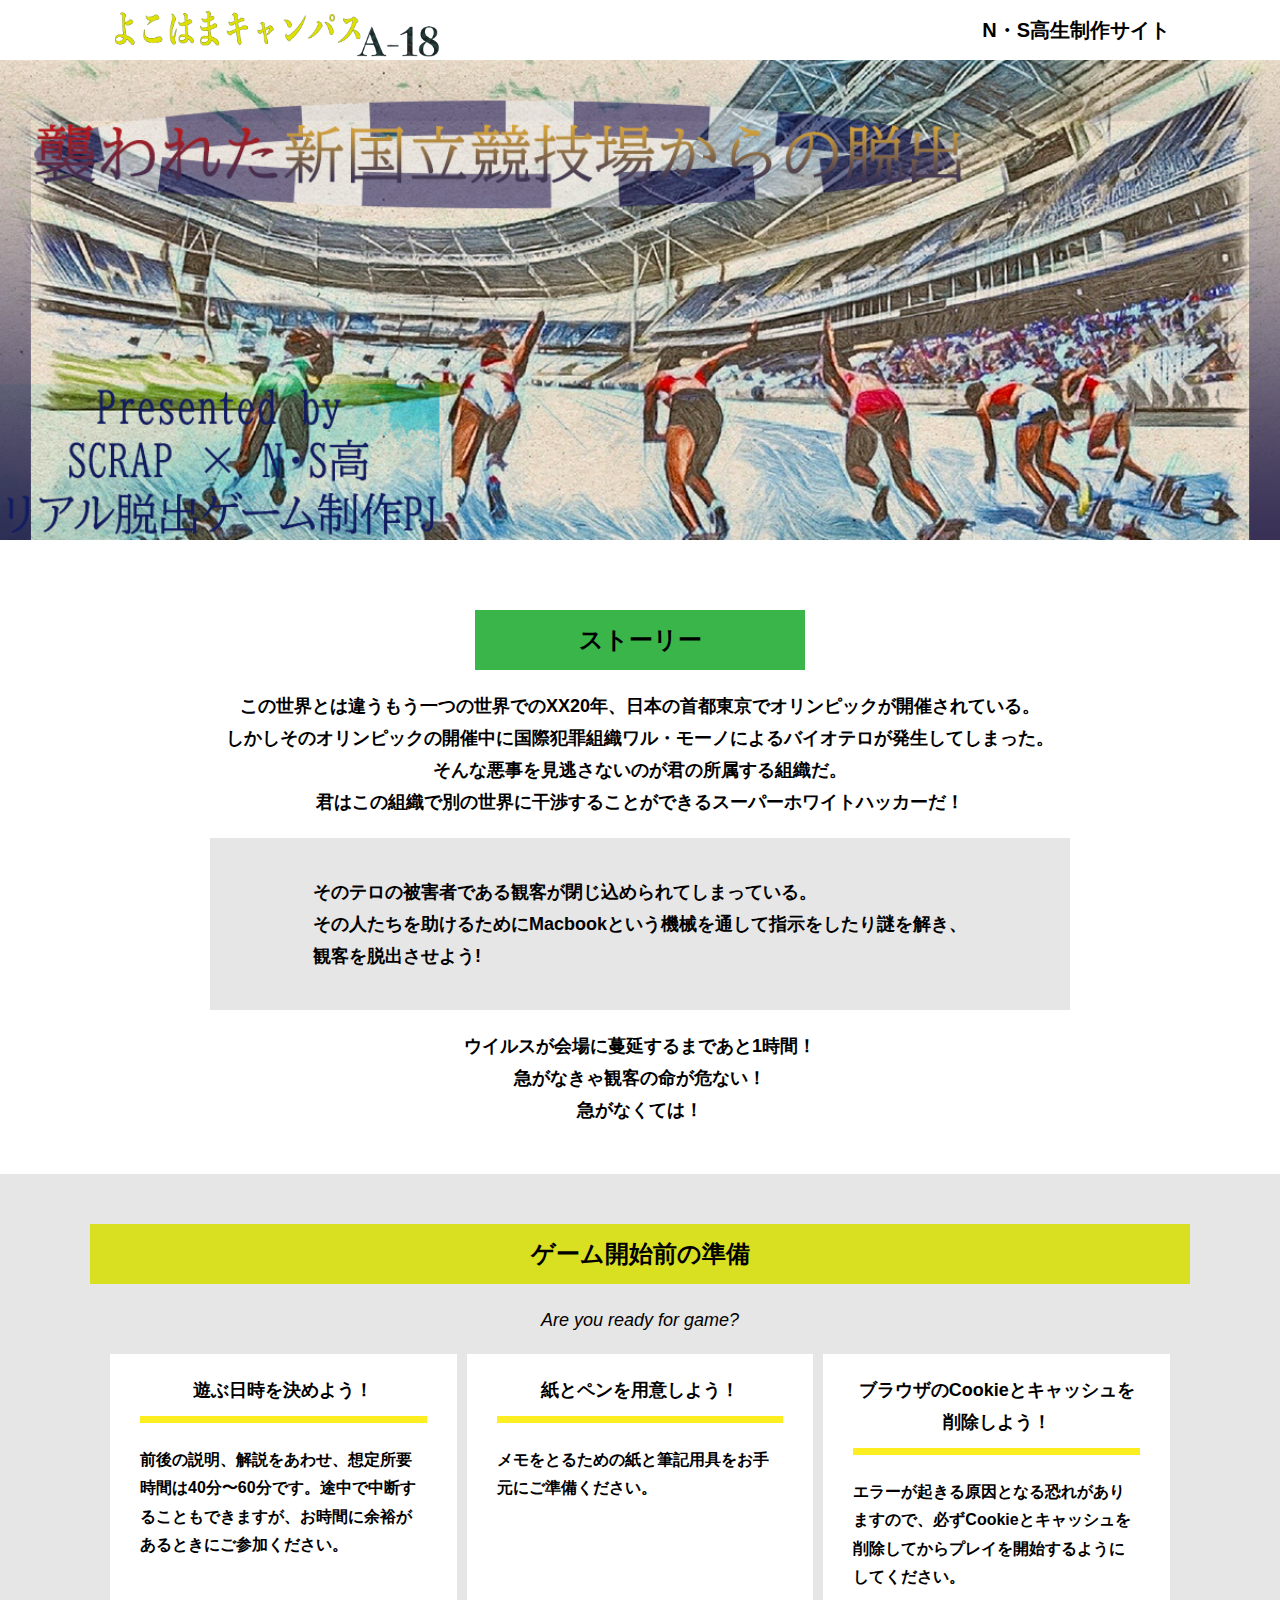
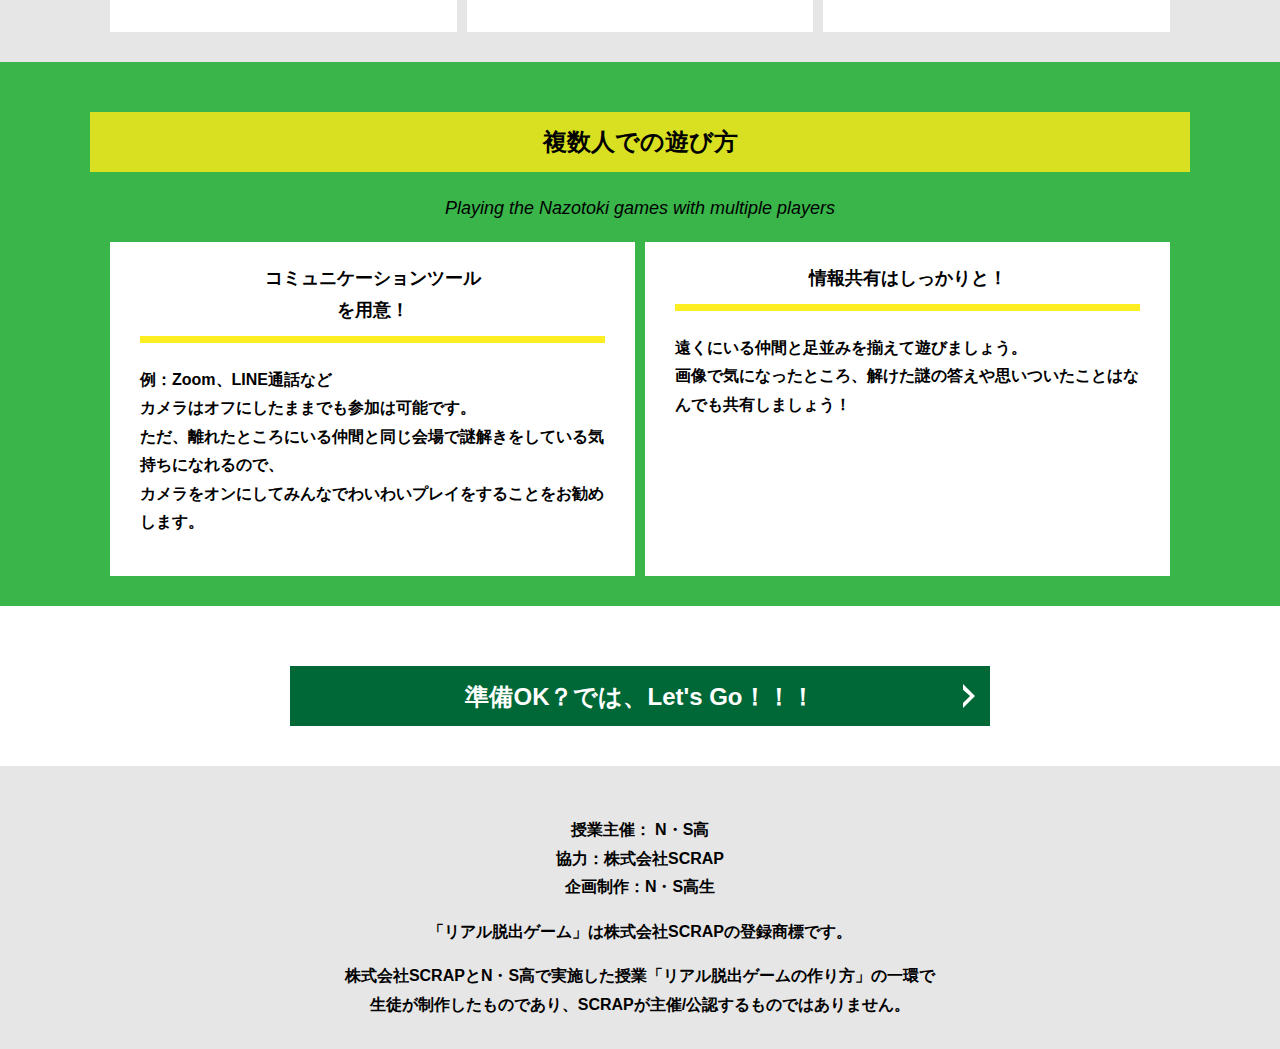
<file: index.html>
<!DOCTYPE html>
<html lang="ja">
<head>
  <meta charset="UTF-8">
  <meta http-equiv="X-UA-Compatible" content="IE=edge">
  <meta name="viewport" content="width=device-width, initial-scale=1.0">
  <title>襲われた新国立競技場からの脱出 │ Project N</title>
  <link rel="stylesheet" href="assets/css/normalize.css">
  <link rel="stylesheet" href="assets/css/style.css">
  <link rel="icon" type="image/ico" href="assets/images/favicon.ico">
</head>
<body>
  <svg width="0" height="0" class="hidden">
    <symbol xmlns="http://www.w3.org/2000/svg" viewBox="0 0 12.47 24.94" id="arrow" class="arrow_svg">
      <title>arrow</title>
      <polygon points="0 24.94 0 19.66 7.35 12.47 0 5.92 0 0 12.47 12.47 0 24.94"/>
    </symbol>
  </svg>
  <header class="header">
    <div class="container">
      <div class="header__logo"><img src="assets/images/logo.png" alt="チームロゴ"></div>
      <div class="header__name">N・S高生制作サイト</div>
    </div>
  </header>
  <main class="main index-page">
    <!-- タイトルエリア　ここから -->
    <h1 class="main-title"><img src="image/visual.jpg" alt="Presented by SCRAP×N・S高リアル脱出ゲーム制作PJ 封鎖された家庭科室からの脱出"></h1>
    <!-- タイトルエリア　ここまで -->
    <section class="section section--story">
      <div class="container">
        <h2 class="section-title section-title--keycolor section-title--story">ストーリー</h2>
        <div class="story">
          <p class="text-center">この世界とは違うもう一つの世界でのXX20年、日本の首都東京でオリンピックが開催されている。<br>
            しかしそのオリンピックの開催中に国際犯罪組織ワル・モーノによるバイオテロが発生してしまった。<br>
            そんな悪事を見逃さないのが君の所属する組織だ。<br>君はこの組織で別の世界に干渉することができるスーパーホワイトハッカーだ！</p>
          <div class="story__note__outer bg-color--gray">
              <p>
              そのテロの被害者である観客が閉じ込められてしまっている。<br>
              その人たちを助けるためにMacbookという機械を通して指示をしたり謎を解き、<br>
              観客を脱出させよう!</p>
          </div>
          <p class="text-center">ウイルスが会場に蔓延するまであと1時間！<br>急がなきゃ観客の命が危ない！<br>
            急がなくては！</p>
        </div>
      </div>
    </section>
    <section class="section bg-color--gray">
      <div class="container">
        <h2 class="section-title">ゲーム開始前の準備</h2>
        <p class="font-eng text-center">Are you ready for game?</p>
        <!--
          class名"row"内のclass名"column"が横並びになります。
          改行する場合は以下のように追加してください。
          <div class="row">
            <div class="column">
              ～ 内容 ～
            </div>
          </div>
        -->
        <div class="row">
          <div class="column">
            <div class="card">
              <h3 class="card__title">遊ぶ日時を決めよう！</h3>
              <p class="card__content">前後の説明、解説をあわせ、想定所要時間は40分〜60分です。途中で中断することもできますが、お時間に余裕があるときにご参加ください。</p>
            </div>
          </div>
          <div class="column">
            <div class="card">
              <h3 class="card__title">紙とペンを用意しよう！</h3>
              <p class="card__content">メモをとるための紙と筆記用具をお手元にご準備ください。</p>
            </div>
          </div>
          <div class="column">
            <div class="card">
              <h3 class="card__title">ブラウザのCookieとキャッシュを<br>削除しよう！</h3>
              <p class="card__content">エラーが起きる原因となる恐れがありますので、必ずCookieとキャッシュを削除してからプレイを開始するようにしてください。</p>
            </div>
          </div>
        </div>
      </div>
    </section>
    <section class="section bg-color--keycolor">
      <div class="container">
        <h2 class="section-title">複数人での遊び方</h2>
        <p class="font-eng text-center">Playing the Nazotoki games with multiple players</p>
        <div class="row">
          <div class="column">
            <div class="card">
              <h3 class="card__title">コミュニケーションツール<br>を用意！</h3>
              <p class="card__content">例：Zoom、LINE通話など<br>
                カメラはオフにしたままでも参加は可能です。<br>
                ただ、離れたところにいる仲間と同じ会場で謎解きをしている気持ちになれるので、<br>カメラをオンにしてみんなでわいわいプレイをすることをお勧めします。</p>
            </div>
          </div>
          <div class="column">
            <div class="card">
              <h3 class="card__title">情報共有はしっかりと！</h3>
              <p class="card__content">遠くにいる仲間と足並みを揃えて遊びましょう。<br>
                画像で気になったところ、解けた謎の答えや思いついたことはなんでも共有しましょう！</p>
            </div>
          </div>
          </div>
        </div>
      </div>
    </section>
    <section class="section">
      <div class="container">
        <a class="btn" href="main.html">準備OK？では、Let's Go！！！<svg class="btn__arrow"><use xlink:href="#arrow"></use></svg></a>
      </div>
    </section>
  </main>
  <footer class="footer section bg-color--gray">
    <div class="container">
      <p class="text-center">授業主催： N・S高<br>協力：株式会社SCRAP<br>企画制作：N・S高生</p>
      <p class="text-center">「リアル脱出ゲーム」は株式会社SCRAPの登録商標です。</p>
      <p class="text-center">株式会社SCRAPとN・S高で実施した授業「リアル脱出ゲームの作り方」の一環で<br>生徒が制作したものであり、SCRAPが主催/公認するものではありません。</p>
    </div>
  </footer>
</body>
</html>
</file>
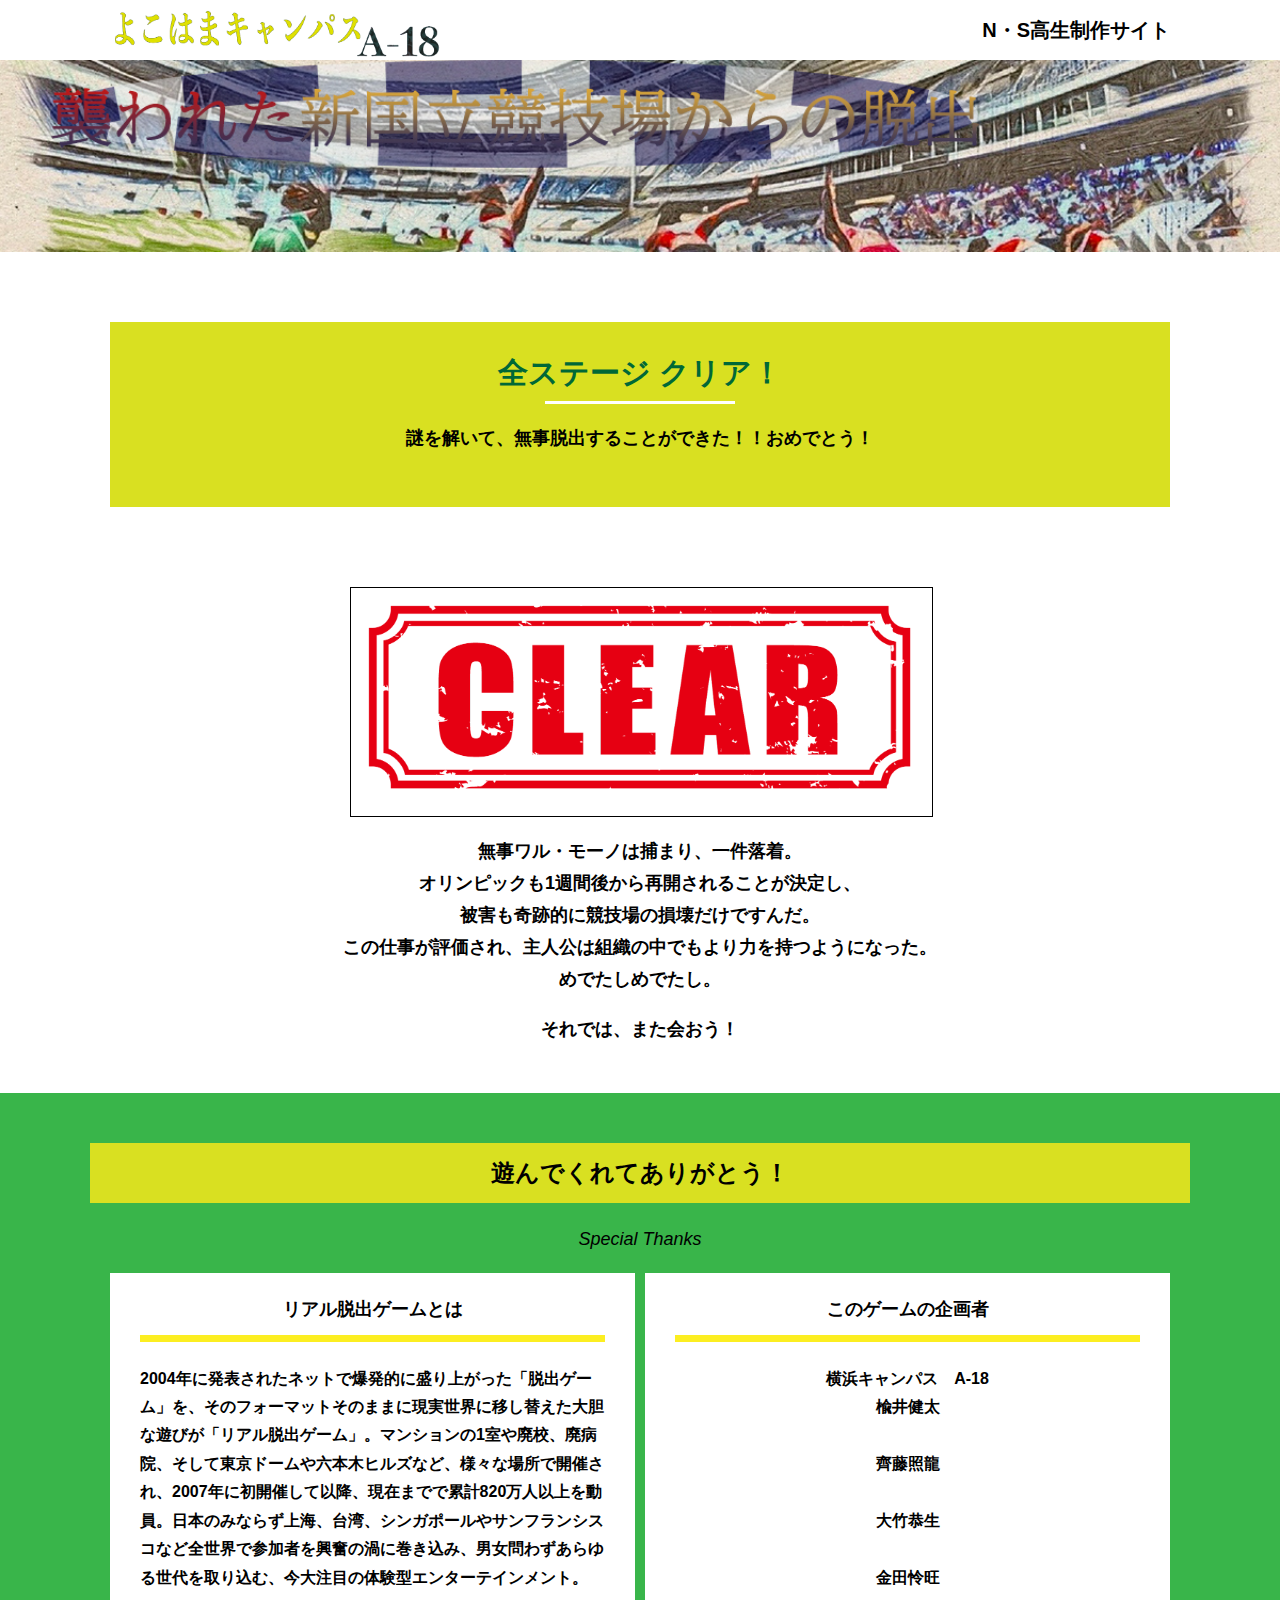
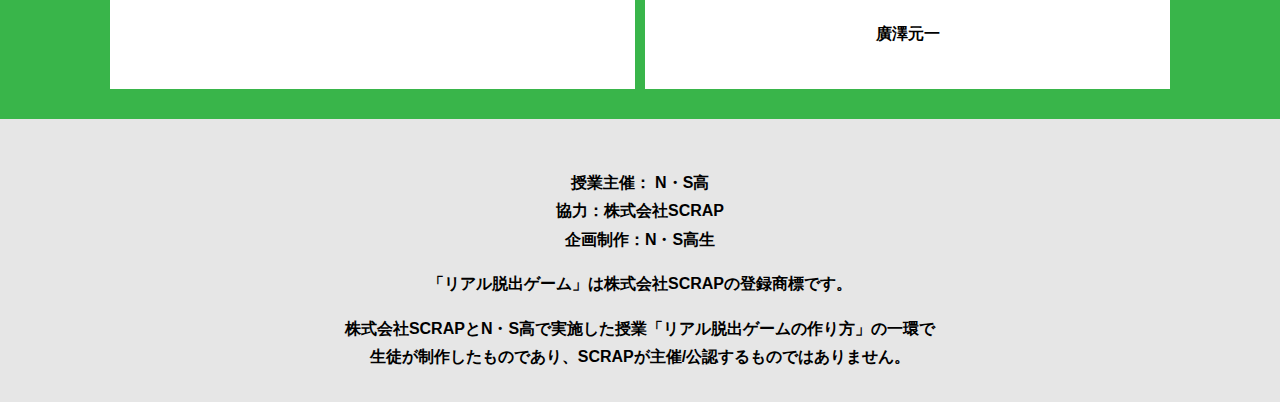
<file: final.html>
<!DOCTYPE html>
<html lang="ja">
<head>
  <meta charset="UTF-8">
  <meta http-equiv="X-UA-Compatible" content="IE=edge">
  <meta name="viewport" content="width=device-width, initial-scale=1.0">
  <title>襲われた新国立競技場からの脱出 │ Project N</title>
  <link rel="stylesheet" href="assets/css/normalize.css">
  <link rel="stylesheet" href="assets/css/style.css">
  <link rel="icon" type="image/ico" href="assets/images/favicon.ico">
</head>
<body>
  <header class="header">
    <div class="container">
      <div class="header__logo"><img src="assets/images/logo.png" alt="チームロゴ"></div>
      <div class="header__name">N・S高生制作サイト</div>
    </div>
  </header>
  <main class="main final-page">
    <!-- タイトルエリア　ここから -->
    <h1 class="main-title"><img src="image/header.jpg" alt=""></h1>
    <!-- タイトルエリア　ここまで -->
    <section class="section">
      <div class="container">
        <div class="box bg-color--subcolor">
          <h2 class="section-title--border">全ステージ クリア！</h2>
          <p class="text-center">謎を解いて、無事脱出することができた！！おめでとう！</p>
        </div>
      </div>
    </section>
    <section class="section">
      <div class="container">
          <figure class="image__container">
             <img src="image/cleared.png" alt="">
          </figure>

<!--  YouTube貼り付け
            <div class="youtube__container">
              <div class="youtube">
                <iframe width="560" height="315" src="https://www.youtube.com/embed/IRyJe-0Uie0?controls=0" title="YouTube video player" frameborder="0" allow="accelerometer; autoplay; clipboard-write; encrypted-media; gyroscope; picture-in-picture" allowfullscreen></iframe>
              </div>
            </div>
Youtube貼り付けここまで-->
         
      </div>
        <p class="text-center">無事ワル・モーノは捕まり、一件落着。<br>オリンピックも1週間後から再開されることが決定し、<br>被害も奇跡的に競技場の損壊だけですんだ。<br>
          この仕事が評価され、主人公は組織の中でもより力を持つようになった。<br>めでたしめでたし。</p>
        <p class="text-center">それでは、また会おう！</p>
      </div>
    </section>
    <section class="section bg-color--keycolor">
      <div class="container">
        <h2 class="section-title">遊んでくれてありがとう！</h2>
        <p class="font-eng text-center">Special Thanks</p>
        <div class="row">
          <div class="column">
            <div class="card">
              <h3 class="card__title">リアル脱出ゲームとは</h3>
              <p class="card__content">2004年に発表されたネットで爆発的に盛り上がった「脱出ゲーム」を、そのフォーマットそのままに現実世界に移し替えた大胆な遊びが「リアル脱出ゲーム」。マンションの1室や廃校、廃病院、そして東京ドームや六本木ヒルズなど、様々な場所で開催され、2007年に初開催して以降、現在までで累計820万人以上を動員。日本のみならず上海、台湾、シンガポールやサンフランシスコなど全世界で参加者を興奮の渦に巻き込み、男女問わずあらゆる世代を取り込む、今大注目の体験型エンターテインメント。</p>
            </div>
          </div>
          <div class="column">
            <div class="card">
              <h3 class="card__title">このゲームの企画者</h3>
              <center><p class="card__content">
                横浜キャンパス　A-18 <br>
                楡井健太<br><br>
                齊藤照龍<br><br>
                大竹恭生<br><br>
                金田怜旺<br><br>
                廣澤元一
              </p></center>
            </div>
          </div>
        </div>
      </div>
    </section>
  </main>
  <footer class="footer section bg-color--gray">
    <div class="container">
        <p class="text-center">授業主催： N・S高<br>協力：株式会社SCRAP<br>企画制作：N・S高生</p>
        <p class="text-center">「リアル脱出ゲーム」は株式会社SCRAPの登録商標です。</p>
        <p class="text-center">株式会社SCRAPとN・S高で実施した授業「リアル脱出ゲームの作り方」の一環で<br>生徒が制作したものであり、SCRAPが主催/公認するものではありません。</p>
    </div>
  </footer>
</body>
</html>
</file>
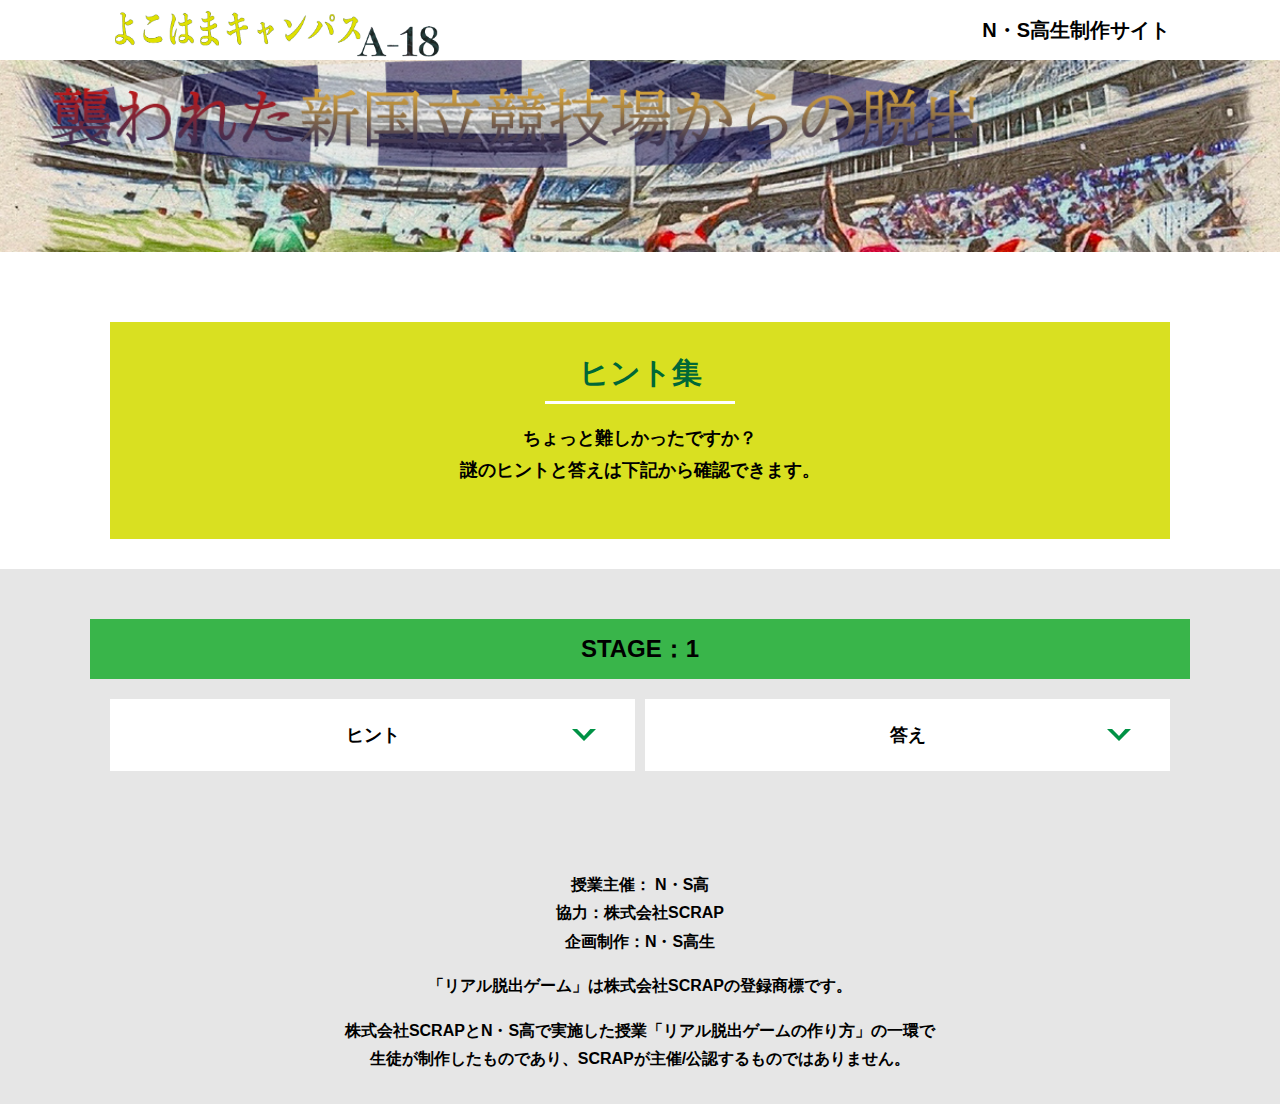
<file: hint1.html>
<!DOCTYPE html>
<html lang="ja">
<head>
  <meta charset="UTF-8">
  <meta http-equiv="X-UA-Compatible" content="IE=edge">
  <meta name="viewport" content="width=device-width, initial-scale=1.0">
  <title>ヒント │ 襲われた新国立競技場からの脱出 │ Project N</title>
  <link rel="stylesheet" href="assets/css/normalize.css">
  <link rel="stylesheet" href="assets/css/style.css">
  <link rel="icon" type="image/ico" href="assets/images/favicon.ico">
</head>
<body>
  <svg width="0" height="0" class="hidden">
    <symbol xmlns="http://www.w3.org/2000/svg" viewBox="0 0 12.47 24.94" id="arrow" class="arrow_svg">
      <title>arrow</title>
      <polygon points="0 24.94 0 19.66 7.35 12.47 0 5.92 0 0 12.47 12.47 0 24.94"/>
    </symbol>
  </svg>
  <header class="header">
    <div class="container">
      <div class="header__logo"><img src="assets/images/logo.png" alt="チームロゴ"></div>
      <div class="header__name">N・S高生制作サイト</div>
    </div>
  </header>
  <main class="main hint-page">
    <!-- タイトルエリア　ここから -->
    <h1 class="main-title"><img src="image/header.jpg" alt=""></h1>
    <!-- タイトルエリア　ここまで -->
    <section class="section">
      <div class="container">
        <div class="box bg-color--subcolor">
          <h2 class="section-title--border">ヒント集</h2>
          <p class="text-center">ちょっと難しかったですか？<br>
            謎のヒントと答えは下記から確認できます。</p>
        </div>
      </div>
    </section>
    <!-- STAGE1ヒント　ここから -->
    <section id="stage1" class="section bg-color--gray">
      <div class="container">
        <h2 class="section-title section-title--keycolor">STAGE：1</h2>
        <div class="row">
          <div class="column">
            <div class="card">
              <h3 class="card__title">ヒント<svg class="card__arrow"><use xlink:href="#arrow"></use></svg></h3>
              <p class="card__content">12321=0<br>99999=5と12321=0<br>この違いに注目しよう!</p>
            </div>
          </div>
          <div class="column">
            <div class="card">
              <h3 class="card__title">答え<svg class="card__arrow"><use xlink:href="#arrow"></use></svg></h3>
              <p class="card__content">1964</p>
            </div>
          </div>
        </div>
      </div>
    </section>
    <!-- STAGE1ヒント　ここまで -->
  </main>
  <footer class="footer section bg-color--gray">
    <div class="container">
        <p class="text-center">授業主催： N・S高<br>協力：株式会社SCRAP<br>企画制作：N・S高生</p>
        <p class="text-center">「リアル脱出ゲーム」は株式会社SCRAPの登録商標です。</p>
        <p class="text-center">株式会社SCRAPとN・S高で実施した授業「リアル脱出ゲームの作り方」の一環で<br>生徒が制作したものであり、SCRAPが主催/公認するものではありません。</p>
    </div>
  </footer>
  <script src="assets/js/hint.js"></script>
</body>
</html>
</file>
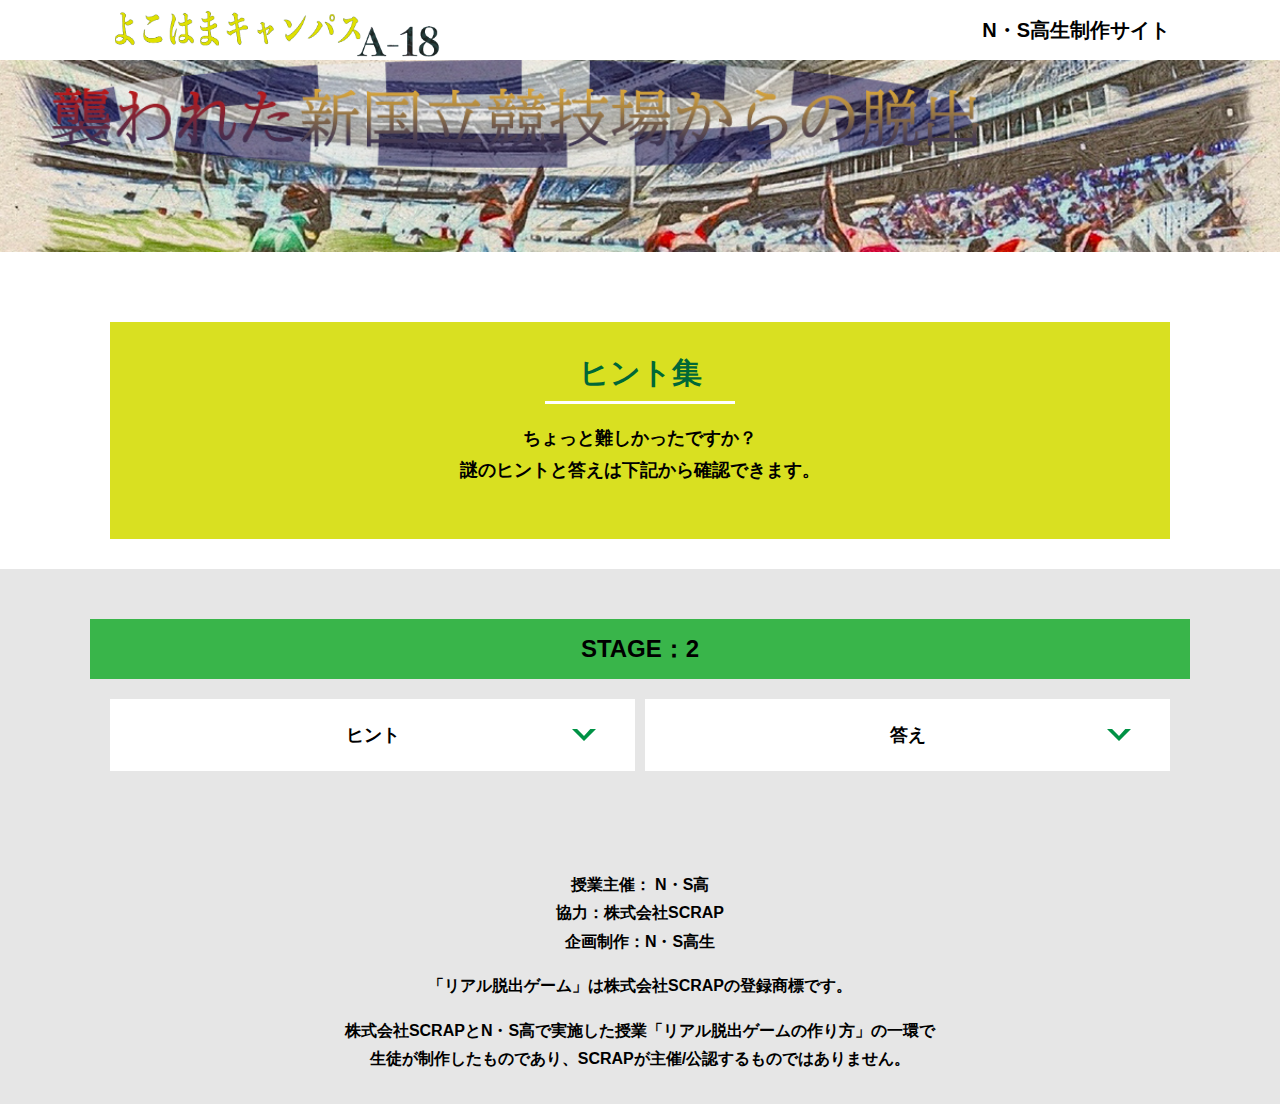
<file: hint2.html>
<!DOCTYPE html>
<html lang="ja">
<head>
  <meta charset="UTF-8">
  <meta http-equiv="X-UA-Compatible" content="IE=edge">
  <meta name="viewport" content="width=device-width, initial-scale=1.0">
  <title>ヒント │ 襲われた新国立競技場からの脱出 │ Project N</title>
  <link rel="stylesheet" href="assets/css/normalize.css">
  <link rel="stylesheet" href="assets/css/style.css">
  <link rel="icon" type="image/ico" href="assets/images/favicon.ico">
</head>
<body>
  <svg width="0" height="0" class="hidden">
    <symbol xmlns="http://www.w3.org/2000/svg" viewBox="0 0 12.47 24.94" id="arrow" class="arrow_svg">
      <title>arrow</title>
      <polygon points="0 24.94 0 19.66 7.35 12.47 0 5.92 0 0 12.47 12.47 0 24.94"/>
    </symbol>
  </svg>
  <header class="header">
    <div class="container">
      <div class="header__logo"><img src="assets/images/logo.png" alt="チームロゴ"></div>
      <div class="header__name">N・S高生制作サイト</div>
    </div>
  </header>
  <main class="main hint-page">
    <!-- タイトルエリア　ここから -->
    <h1 class="main-title"><img src="image/header.jpg" alt=""></h1>
    <!-- タイトルエリア　ここまで -->
    <section class="section">
      <div class="container">
        <div class="box bg-color--subcolor">
          <h2 class="section-title--border">ヒント集</h2>
          <p class="text-center">ちょっと難しかったですか？<br>
            謎のヒントと答えは下記から確認できます。</p>
        </div>
      </div>
    </section>
    <!-- STAGE2ヒント　ここから -->
    <section id="stage2" class="section bg-color--gray">
      <div class="container">
        <h2 class="section-title section-title--keycolor">STAGE：2</h2>
        <div class="row">
          <div class="column">
            <div class="card">
              <h3 class="card__title">ヒント<svg class="card__arrow"><use xlink:href="#arrow"></use></svg></h3>
              <p class="card__content">スタートからゴールへの道の文字に注目しよう！<br>きっと答えが見えてくるはずだ。</p>
            </div>
              
 <!-- 2-2ヒント追加
            <div class="card">
              <h3 class="card__title">2-2ヒント<svg class="card__arrow"><use xlink:href="#arrow"></use></svg></h3>
              <p class="card__content">テキストテキストテキストテキストテキストテキストテキストテキストテキストテキスト</p>
            </div>
2-2ヒント追加ここまで -->

 <!-- 2-3ヒント追加
        　　 <div class="card">
              <h3 class="card__title">2-3ヒント<svg class="card__arrow"><use xlink:href="#arrow"></use></svg></h3>
              <p class="card__content">テキストテキストテキストテキストテキストテキストテキストテキストテキストテキスト</p>
            </div>
2-3ヒント追加ここまで -->
              
          </div>
          <div class="column">
            <div class="card">
              <h3 class="card__title">答え<svg class="card__arrow"><use xlink:href="#arrow"></use></svg></h3>
              <p class="card__content">非常口</p>
            </div>
              
<!-- 2-2答え追加
            <div class="card">
              <h3 class="card__title">2-2答え<svg class="card__arrow"><use xlink:href="#arrow"></use></svg></h3>
              <p class="card__content">ううう</p>
            </div>
2-2答え追加ここまで -->
              
<!-- 2-3答え追加          
            <div class="card">
              <h3 class="card__title">2-3答え<svg class="card__arrow"><use xlink:href="#arrow"></use></svg></h3>
              <p class="card__content">ううう</p>
            </div>
2-3答え追加ここまで -->
              
          </div>
        </div>
      </div>
    </section>
    <!-- STAGE2ヒント　ここまで -->
  </main>
  <footer class="footer section bg-color--gray">
    <div class="container">
        <p class="text-center">授業主催： N・S高<br>協力：株式会社SCRAP<br>企画制作：N・S高生</p>
        <p class="text-center">「リアル脱出ゲーム」は株式会社SCRAPの登録商標です。</p>
        <p class="text-center">株式会社SCRAPとN・S高で実施した授業「リアル脱出ゲームの作り方」の一環で<br>生徒が制作したものであり、SCRAPが主催/公認するものではありません。</p>
    </div>
  </footer>
  <script src="assets/js/hint.js"></script>
</body>
</html>
</file>
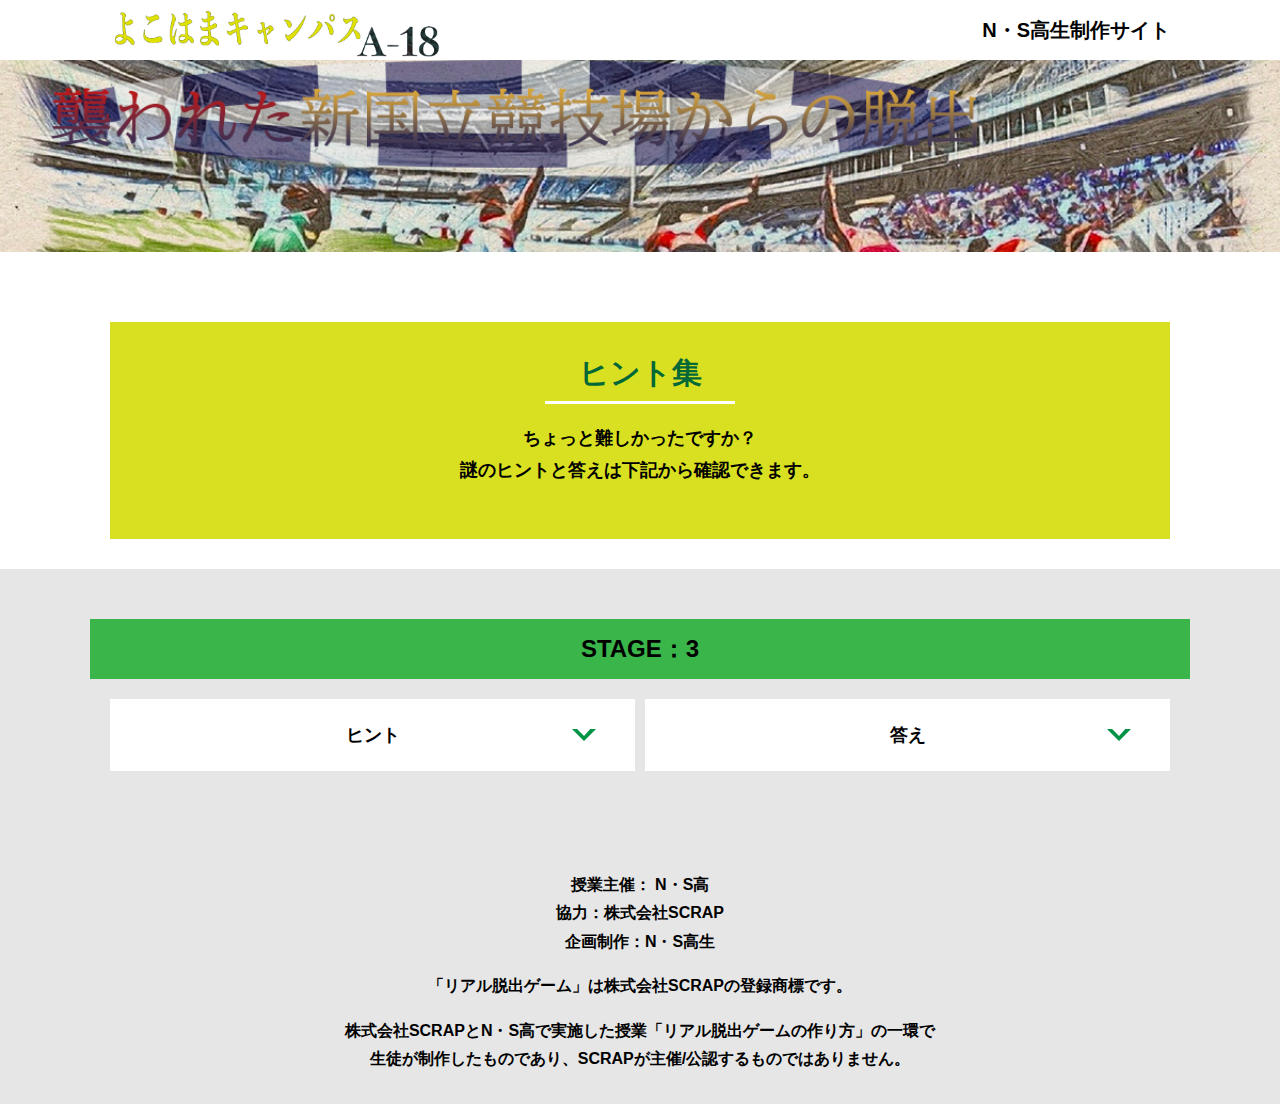
<file: hint3.html>
<!DOCTYPE html>
<html lang="ja">
<head>
  <meta charset="UTF-8">
  <meta http-equiv="X-UA-Compatible" content="IE=edge">
  <meta name="viewport" content="width=device-width, initial-scale=1.0">
  <title>ヒント │ 襲われた新国立競技場からの脱出 │ Project N</title>
  <link rel="stylesheet" href="assets/css/normalize.css">
  <link rel="stylesheet" href="assets/css/style.css">
  <link rel="icon" type="image/ico" href="assets/images/favicon.ico">
</head>
<body>
  <svg width="0" height="0" class="hidden">
    <symbol xmlns="http://www.w3.org/2000/svg" viewBox="0 0 12.47 24.94" id="arrow" class="arrow_svg">
      <title>arrow</title>
      <polygon points="0 24.94 0 19.66 7.35 12.47 0 5.92 0 0 12.47 12.47 0 24.94"/>
    </symbol>
  </svg>
  <header class="header">
    <div class="container">
      <div class="header__logo"><img src="assets/images/logo.png" alt="チームロゴ"></div>
      <div class="header__name">N・S高生制作サイト</div>
    </div>
  </header>
  <main class="main hint-page">
    <!-- タイトルエリア　ここから -->
    <h1 class="main-title"><img src="image/header.jpg" alt=""></h1>
    <!-- タイトルエリア　ここまで -->
    <section class="section">
      <div class="container">
        <div class="box bg-color--subcolor">
          <h2 class="section-title--border">ヒント集</h2>
          <p class="text-center">ちょっと難しかったですか？<br>
            謎のヒントと答えは下記から確認できます。</p>
        </div>
      </div>
    </section>
    <!-- STAGE3ヒント　ここから -->
    <section id="stage3" class="section bg-color--gray">
      <div class="container">
        <h2 class="section-title section-title--keycolor">STAGE：3</h2>
        <div class="row">
          <div class="column">
            <div class="card">
              <h3 class="card__title">ヒント<svg class="card__arrow"><use xlink:href="#arrow"></use></svg></h3>
              <p class="card__content"><span style="color:rgb(255, 217, 0)">黄</span>＝③e②②①w</p>
            </div>
              
 <!-- 3-2ヒント追加
            <div class="card">
              <h3 class="card__title">3-2ヒント<svg class="card__arrow"><use xlink:href="#arrow"></use></svg></h3>
              <p class="card__content">テキストテキストテキストテキストテキストテキストテキストテキストテキストテキスト</p>
            </div>
3-2ヒント追加ここまで -->

 <!-- 3-3ヒント追加
        　　 <div class="card">
              <h3 class="card__title">3-3ヒント<svg class="card__arrow"><use xlink:href="#arrow"></use></svg></h3>
              <p class="card__content">テキストテキストテキストテキストテキストテキストテキストテキストテキストテキスト</p>
            </div>
3-3ヒント追加ここまで -->
              
          </div>
          <div class="column">
            <div class="card">
              <h3 class="card__title">答え<svg class="card__arrow"><use xlink:href="#arrow"></use></svg></h3>
              <p class="card__content">olympic</p>
            </div>

 <!-- 3-2答え追加
            <div class="card">
              <h3 class="card__title">3-2答え<svg class="card__arrow"><use xlink:href="#arrow"></use></svg></h3>
              <p class="card__content">ううう</p>
            </div>
3-2答え追加ここまで -->
              
<!-- 3-3答え追加          
            <div class="card">
              <h3 class="card__title">2-3答え<svg class="card__arrow"><use xlink:href="#arrow"></use></svg></h3>
              <p class="card__content">ううう</p>
            </div>
3-3答え追加ここまで -->
              
          </div>
        </div>
      </div>
    </section>
    <!-- STAGE3ヒント　ここまで -->
  </main>
  <footer class="footer section bg-color--gray">
    <div class="container">
        <p class="text-center">授業主催： N・S高<br>協力：株式会社SCRAP<br>企画制作：N・S高生</p>
        <p class="text-center">「リアル脱出ゲーム」は株式会社SCRAPの登録商標です。</p>
        <p class="text-center">株式会社SCRAPとN・S高で実施した授業「リアル脱出ゲームの作り方」の一環で<br>生徒が制作したものであり、SCRAPが主催/公認するものではありません。</p>
    </div>
  </footer>
  <script src="assets/js/hint.js"></script>
</body>
</html>
</file>
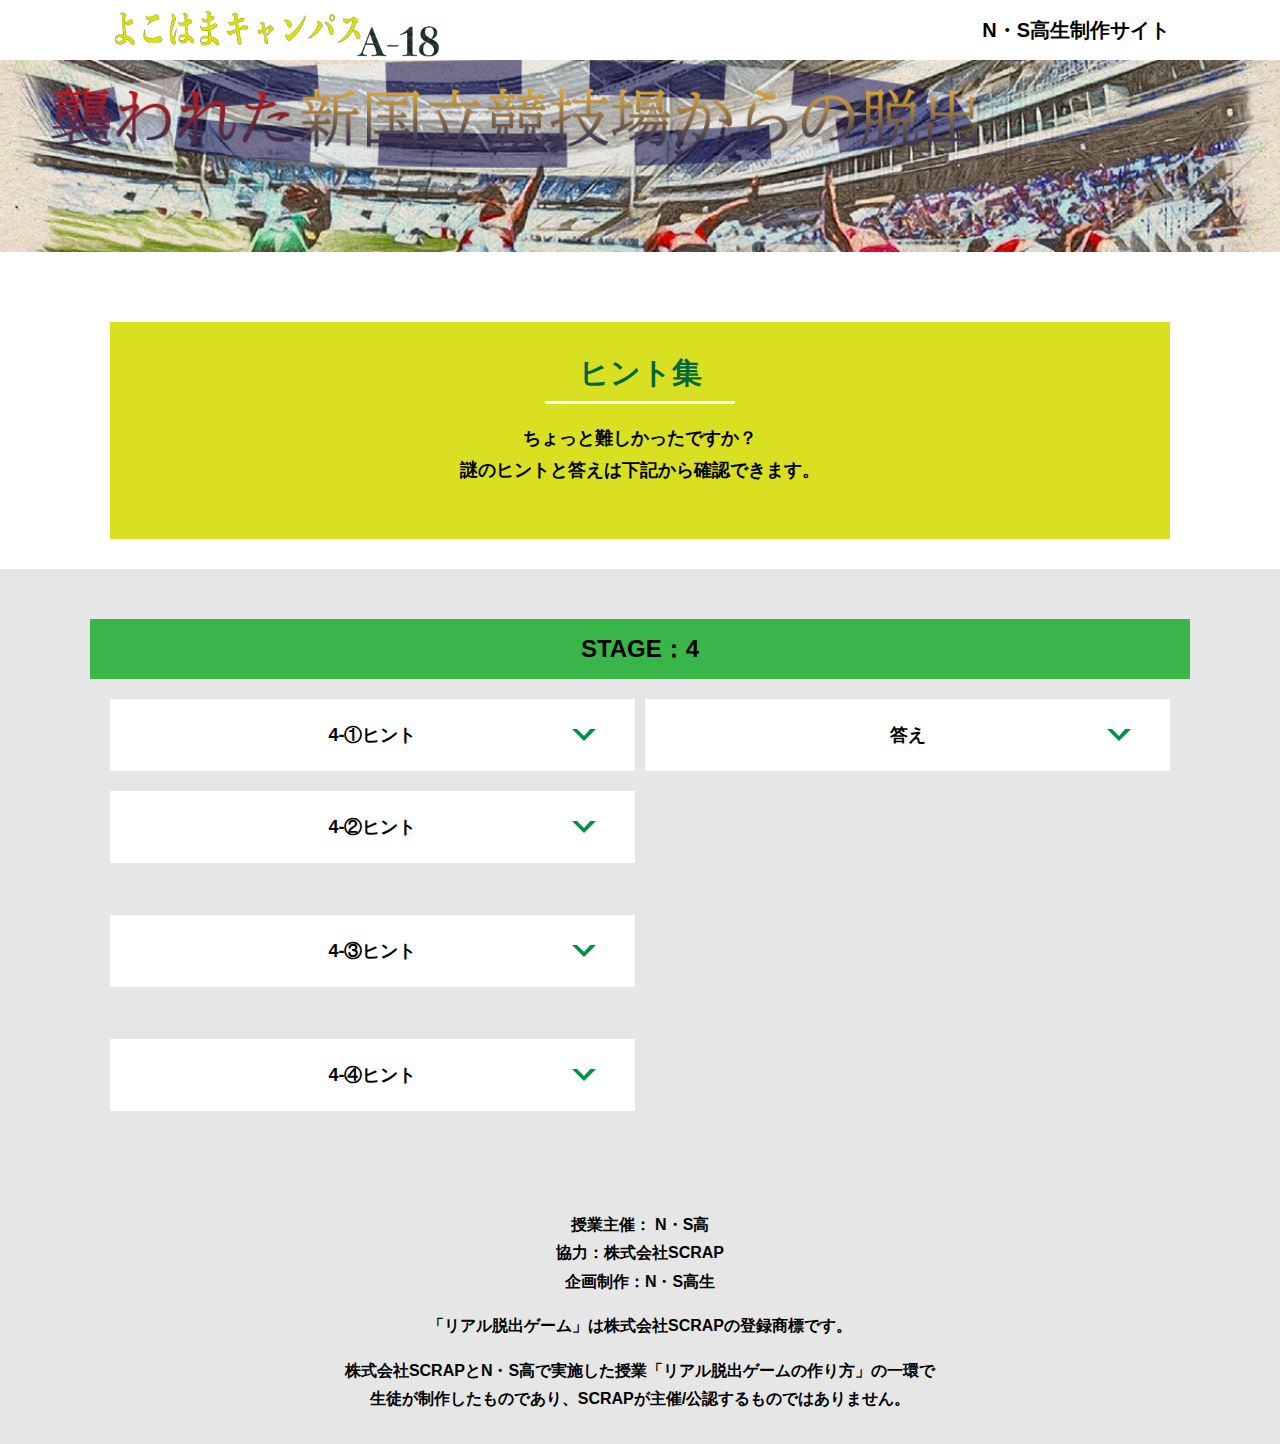
<file: hint4.html>
<!DOCTYPE html>
<html lang="ja">
<head>
  <meta charset="UTF-8">
  <meta http-equiv="X-UA-Compatible" content="IE=edge">
  <meta name="viewport" content="width=device-width, initial-scale=1.0">
  <title>ヒント │ 襲われた新国立競技場からの脱出 │ Project N</title>
  <link rel="stylesheet" href="assets/css/normalize.css">
  <link rel="stylesheet" href="assets/css/style.css">
  <link rel="icon" type="image/ico" href="assets/images/favicon.ico">
</head>
<body>
  <svg width="0" height="0" class="hidden">
    <symbol xmlns="http://www.w3.org/2000/svg" viewBox="0 0 12.47 24.94" id="arrow" class="arrow_svg">
      <title>arrow</title>
      <polygon points="0 24.94 0 19.66 7.35 12.47 0 5.92 0 0 12.47 12.47 0 24.94"/>
    </symbol>
  </svg>
  <header class="header">
    <div class="container">
      <div class="header__logo"><img src="assets/images/logo.png" alt="チームロゴ"></div>
      <div class="header__name">N・S高生制作サイト</div>
    </div>
  </header>
  <main class="main hint-page">
    <!-- タイトルエリア　ここから -->
    <h1 class="main-title"><img src="image/header.jpg" alt=""></h1>
    <!-- タイトルエリア　ここまで -->
    <section class="section">
      <div class="container">
        <div class="box bg-color--subcolor">
          <h2 class="section-title--border">ヒント集</h2>
          <p class="text-center">ちょっと難しかったですか？<br>
            謎のヒントと答えは下記から確認できます。</p>
        </div>
      </div>
    </section>
    <!-- STAGE3ヒント　ここから -->
    <section id="stage3" class="section bg-color--gray">
      <div class="container">
        <h2 class="section-title section-title--keycolor">STAGE：4</h2>
        <div class="row">
          <div class="column">
            <div class="card">
              <h3 class="card__title">4-①ヒント<svg class="card__arrow"><use xlink:href="#arrow"></use></svg></h3>
              <p class="card__content">アルファベット表を参考にしてみよう!</p>
              <img class="card__content" src="image/alphabet.jpg">
            </div>
            <div class="card">
              <h3 class="card__title">4-②ヒント<svg class="card__arrow"><use xlink:href="#arrow"></use></svg></h3>
              <p class="card__content">stage１を元に考えてみよう!</p>
            </div>
        　　 <div class="card">
              <h3 class="card__title">4-③ヒント<svg class="card__arrow"><use xlink:href="#arrow"></use></svg></h3>
              <p class="card__content">stage4-①を元に考えてみよう!</p>
            </div>
        　　 <div class="card">
              <h3 class="card__title">4-④ヒント<svg class="card__arrow"><use xlink:href="#arrow"></use></svg></h3>
              <p class="card__content">漢字にしてみると…？考えてみよう！</p>
            </div>
          </div>
          <div class="column">
            <div class="card">
              <h3 class="card__title">答え<svg class="card__arrow"><use xlink:href="#arrow"></use></svg></h3>
              <p class="card__content">4-①<br>2<br>4-②<br>0<br>4-③<br>2<br>4-④<br>4<br></p>
            </div>

 <!-- 3-2答え追加
            <div class="card">
              <h3 class="card__title">3-2答え<svg class="card__arrow"><use xlink:href="#arrow"></use></svg></h3>
              <p class="card__content">ううう</p>
            </div>
3-2答え追加ここまで -->
              
<!-- 3-3答え追加          
            <div class="card">
              <h3 class="card__title">2-3答え<svg class="card__arrow"><use xlink:href="#arrow"></use></svg></h3>
              <p class="card__content">ううう</p>
            </div>
3-3答え追加ここまで -->
              
          </div>
        </div>
      </div>
    </section>
    <!-- STAGE3ヒント　ここまで -->
  </main>
  <footer class="footer section bg-color--gray">
    <div class="container">
        <p class="text-center">授業主催： N・S高<br>協力：株式会社SCRAP<br>企画制作：N・S高生</p>
        <p class="text-center">「リアル脱出ゲーム」は株式会社SCRAPの登録商標です。</p>
        <p class="text-center">株式会社SCRAPとN・S高で実施した授業「リアル脱出ゲームの作り方」の一環で<br>生徒が制作したものであり、SCRAPが主催/公認するものではありません。</p>
    </div>
  </footer>
  <script src="assets/js/hint.js"></script>
</body>
</html>
</file>
<file: assets/css/style.css>
@charset "UTF-8";
/****************************
 * 共通CSSのテンプレートです。
*****************************/
*,
*::before,
*::after {
  -webkit-box-sizing: border-box;
          box-sizing: border-box;
}

html {
  font-size: 18px;
  -webkit-box-sizing: border-box;
          box-sizing: border-box;
}

body {
  overflow-x: hidden;
  font-family: "游ゴシック体", "Yu Gothic", YuGothic, "ヒラギノ角ゴ Pro", "Hiragino Kaku Gothic Pro", "メイリオ", "Meiryo", sans-serif;
  font-size: 18px;
  line-height: 1.77778;
  font-weight: bold;
  text-decoration: none;
  border: none;
  list-style: none;
  color: #000;
  margin: 0;
}

img {
  width: 100%;
}

figure {
  margin: 0;
}

figcaption {
  margin-top: 30px;
  font-size: 14px;
}

@media screen and (max-width: 767px) {
  figcaption {
    font-size: 13px;
  }
}

input[type=text] {
  font-size: 18px;
  border: none;
  padding: 25px 35px;
  display: block;
  margin: 0 auto;
  max-width: 580px;
  width: 100%;
  border-radius:10px;
}

::-webkit-input-placeholder {
  color: #999;
}

:-ms-input-placeholder {
  color: #999;
}

::-ms-input-placeholder {
  color: #999;
}

::placeholder {
  color: #999;
}

button {
  cursor: pointer;
  display: block;
  border: none;
  margin: 0 auto;
  background-color: #006837;
  color: #fff;
  width: 287px;
  height: 55px;
}

/*******************
* Layout
*******************/
.section {
  padding-top: 50px;
  padding-bottom: 30px;
}

.section--clear {
  /* ステージクリア画面 */
  position: fixed;
  display: none;
  /* 読み込み時に一瞬表示されるのを防ぐ */
  -webkit-box-pack: center;
      -ms-flex-pack: center;
          justify-content: center;
  -webkit-box-align: center;
      -ms-flex-align: center;
          align-items: center;
  top: 0;
  bottom: 0;
  left: 0;
  right: 0;
  z-index: 200;
}

.section--clear.isClear {
  display: -webkit-box;
  display: -ms-flexbox;
  display: flex;
}

.container {
  width: 1100px;
  padding-left: 20px;
  padding-right: 20px;
  margin: 0 auto;
  display: inline-flexbox;
  justify-content: space-around;
}

@media screen and (max-width: 1100px) {
  .container {
    width: calc(100% - 40px);
  }
}

.row {
  display: -webkit-box;
  display: -ms-flexbox;
  display: flex;
  -ms-flex-line-pack: stretch;
      align-content: stretch;
  gap: 10px;
}

.row + .row {
  margin-top: 20px;
}

.column {
  width: 100%;
}

.card {
  background-color: #fff;
  margin-bottom: 20px;
  height: 100%;

}

.card__title {
  font-size: 18px;
  text-align: center;
  margin: 0;
  padding: 20px 30px;
  position: relative;
  cursor: pointer;
}

.card__content {
  -webkit-transition: all 0.3s;
  transition: all 0.3s;
  font-size: 16px;
  padding: 20px 30px;
  margin: 0;
  position: relative;
}

.card__content::before {
  display: block;
  content: '';
  width: calc(100% - 60px);
  height: 7px;
  background-color: #fcee21;
  position: absolute;
  top: -10px;
  left: 30px;
}

.hint-page .card {
  height: auto;
}

.hint-page .card__content {
  display: none;
  text-align: center;
}

.hint-page .card__arrow {
  position: absolute;
  top: calc(50% - 12px);
  right: 45px;
  -webkit-transform: rotate(90deg);
          transform: rotate(90deg);
  -webkit-transition: all 0.3s;
  transition: all 0.3s;
  fill: #009245;
  width: 12px;
  height: 24px;
}

.hint-page .card.is-open .card__content {
  display: block;
}

.hint-page .card.is-open .card__arrow {
  -webkit-transform: rotate(-90deg);
          transform: rotate(-90deg);
}

.box {
  padding: 35px 30px;
  
}

.youtube {
  position: relative;
  width: 100%;
  padding-top: 56.25%;
}

.youtube iframe {
  position: absolute;
  top: 0;
  left: 0;
  width: 100%;
  height: 100%;
}

.youtube__container {
  max-width: 800px;
  margin: 0 auto;
}

/*********************
* Color
*********************/
.bg-color--keycolor {
  background-color: #39b54a;
}

.bg-color--subcolor {
  background-color: #d9e021;
}

.bg-color--gray {
  background-color: #e6e6e6;
}

/*********************
* title
**********************/
.main-title {
  margin: 0;
}

.sub-title {
  text-align: center;
  font-size: 18px;
  line-height: 1.66667;
}

.sub-title__bg {
  background-color: #fcee21;
  padding-left: 1rem;
  padding-right: 1rem;
}

.section-title {
  font-size: 24px;
  line-height: 1.75;
  text-align: center;
  padding: 9px 20px;
  background-color: #d9e021;
  margin: 0 -20px 20px -20px;
}

.section-title__stage {
  display: inline-block;
  margin-right: 2rem;
}

.section-title--keycolorlight {
  background-color: #8cc63f;
}

.section-title--keycolorlight .section-title__stage {
  color: #fff;
}

.section-title--keycolor {
  background-color: #39b54a;
}

.section-title--story {
  width: 330px;
  margin: 0 auto 20px;
}

.section-title--border {
  position: relative;
  font-size: 30px;
  text-align: center;
  line-height: 1.06667;
  margin: 0;
  padding-bottom: 15px;
  color: #006837;
}

.section-title--border::after {
  position: absolute;
  bottom: 0;
  left: calc(50% - 95px);
  display: block;
  content: '';
  background-color: #fff;
  height: 2.6px;
  width: 190px;
}

/******************
* text
******************/
.font-eng {
  font-style: italic;
  font-weight: normal;
}

/*************************
* Button
*************************/
.btn {
  display: block;
  text-decoration: none;
  cursor: pointer;
  background-color: #006837;
  color: #fff;
  font-size: 24px;
  line-height: 1.54167;
  text-align: center;
  padding: 11.5px;
  width: calc(100% - 40px);
  max-width: 700px;
  margin: 10px auto;
  position: relative;
}

.btn:hover {
  opacity: 0.7;
}

.btn__arrow {
  position: absolute;
  top: calc(50% - 12px);
  right: 15px;
  fill: #fff;
  width: 12px;
  height: 24px;
}

/****************
* header
*****************/
.header {
  background-color: #fff;
  height: 60px;
}

.header .container {
  display: -webkit-box;
  display: -ms-flexbox;
  display: flex;
  -webkit-box-pack: justify;
      -ms-flex-pack: justify;
          justify-content: space-between;
  -webkit-box-align: center;
      -ms-flex-align: center;
          align-items: center;
  height: 100%;
}

.header__logo {
  width: 330px;
  height: 42px;
}

.header__name {
  font-size: 20px;
  line-height: 1.1;
}

.footer {
  font-size: 16px;
}

.footer p:first-child {
  margin-top: 0;
}

.footer p:last-child {
  margin-bottom: 0;
}

/********************
* main
********************/
.story__note {
  margin: 0;
}

.story__note__outer {
  width: 860px;
  display: -webkit-box;
  display: -ms-flexbox;
  display: flex;
  padding: 20px;
  margin: 20px auto;
  -webkit-box-pack: center;
      -ms-flex-pack: center;
          justify-content: center;
}

@media screen and (max-width: 940px) {
  .story__note__outer {
    width: 100%;
  }
}

.stage-column__container + .stage-column__container {
  border-top: 2px solid #fff;
}

.answer {
  font-size: 18px;
  margin-bottom: 20px;
  line-height: 80px;
  word-spacing: 20px;
  border-radius:30px;
}

.err-message {
  color: #c1272d;
  font-size: 18px;
  text-align: center;
}

.link-hint {
  text-align: center;
  display: block;
  margin-top: 20px;
}

.clear-message {
  background-color: #d9e021;
  padding: 30px 30px 60px;
  position: relative;
}

.clear-message__title {
  position: relative;
  display: block;
  text-align: center;
  color: #006837;
  font-size: 30px;
  padding-bottom: 10px;
  margin-bottom: 35px;
}

.clear-message__title::after {
  content: '';
  position: absolute;
  display: block;
  width: 183px;
  height: 2px;
  background-color: #fff;
  bottom: 0;
  left: calc(50% - (183px/2));
}

.clear-message__content {
  text-align: center;
}

.clear-message__btn {
  position: absolute;
  bottom: -30px;
  left: calc(50% - 144px);
  width: 288px;
  margin: 0;
}

/********************
* Utility
********************/
.text-center {
  text-align: center;
}

.text-left {
  text-align: left;
}

.text-right {
  text-align: right;
}

.hidden {
  display: none;
}
/*# sourceMappingURL=style.css.map */

.image__container{
  margin-left: 240px;
  width: 55%;
  height: fit-content;
  justify-content: center;
  border: 1px solid #000000;
}

.s1,.s2,.s3,.s4{
  display: grid;
  grid-template-columns: 3fr 1fr;
  gap: 20px;
  justify-content: center;
/* margin-left: 80px;*/
  width: 100%;
}

.input
{
  border-radius:30px;
}
</file>
